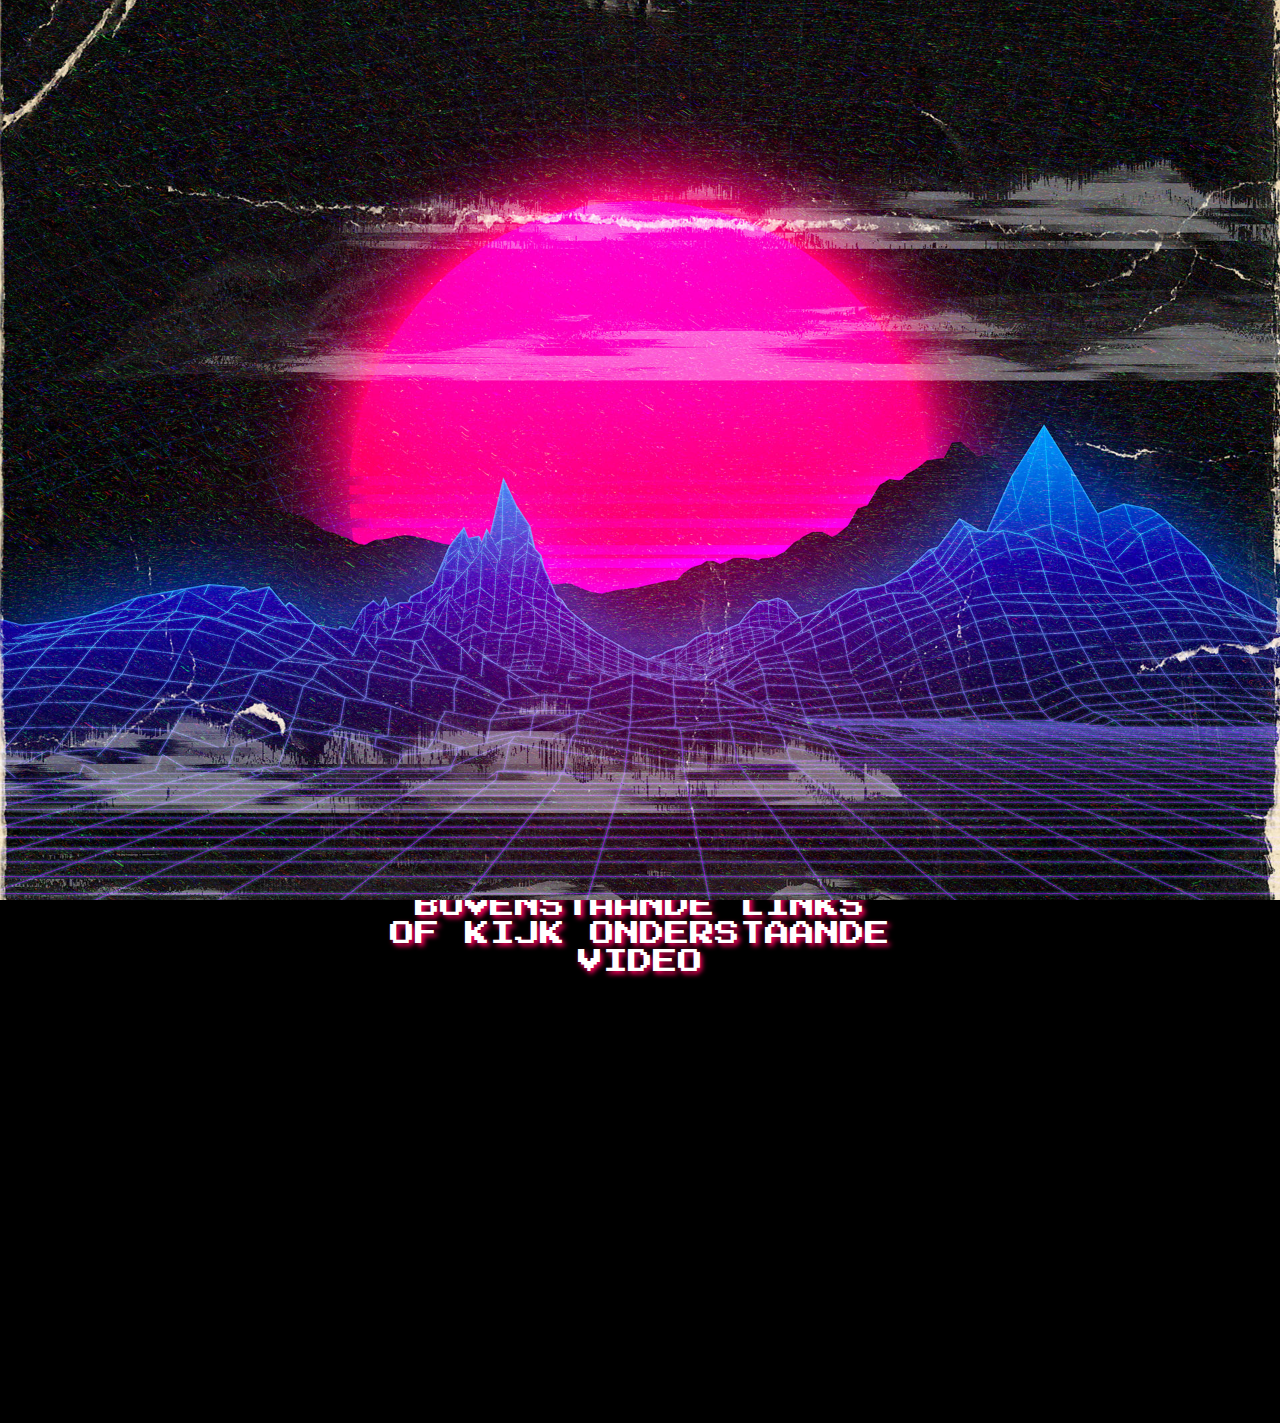
<file: index.html>
<!DOCTYPE html>
<html lang="en">

<head>
    <meta charset="UTF-8">
    <meta name="viewport" content="width=device-width, initial-scale=1.0">
    <title>Document</title>
    <link rel="stylesheet" href="css/reset.css">
    <link rel="stylesheet" href="css/style.css">
    <link rel="preconnect" href="https://fonts.gstatic.com">
    <link href="https://fonts.googleapis.com/css2?family=Press+Start+2P&display=swap" rel="stylesheet">                 
</head>
<body>
<header>
<div class="achtergrond">

</header>

<main>

 </div>
     <div class="tekstvlak">
<p1> WIL JIJ EEN EXCLUSIEF VOORPROEFJE ZIEN VAN HET 'BACK TO THE 80s MAGAZINE?'</p1></div>
<div class="lijn"></div>
<a href="backtothe80s.html"><p> BACK TO THE 80s?</p></a>
<h1>To the point</h1>
<a href="the80sin2021.html"><p>THE 80s IN 2021?</p></a>
<div class="lijn"></div>
<div class="tekstvlak">
<p1>KLINK DAN OP EEN VAN BOVENSTAANDE LINKS OF KIJK ONDERSTAANDE VIDEO</p1></div>
<div class="tekstvlak2">
<iframe width="560" height="315" src="https://www.youtube.com/embed/5xHYiflPGME" frameborder="0" allow="accelerometer; autoplay; clipboard-write; encrypted-media; gyroscope; picture-in-picture" allowfullscreen></iframe>
</div>
</main>
</body>
</html>
</file>
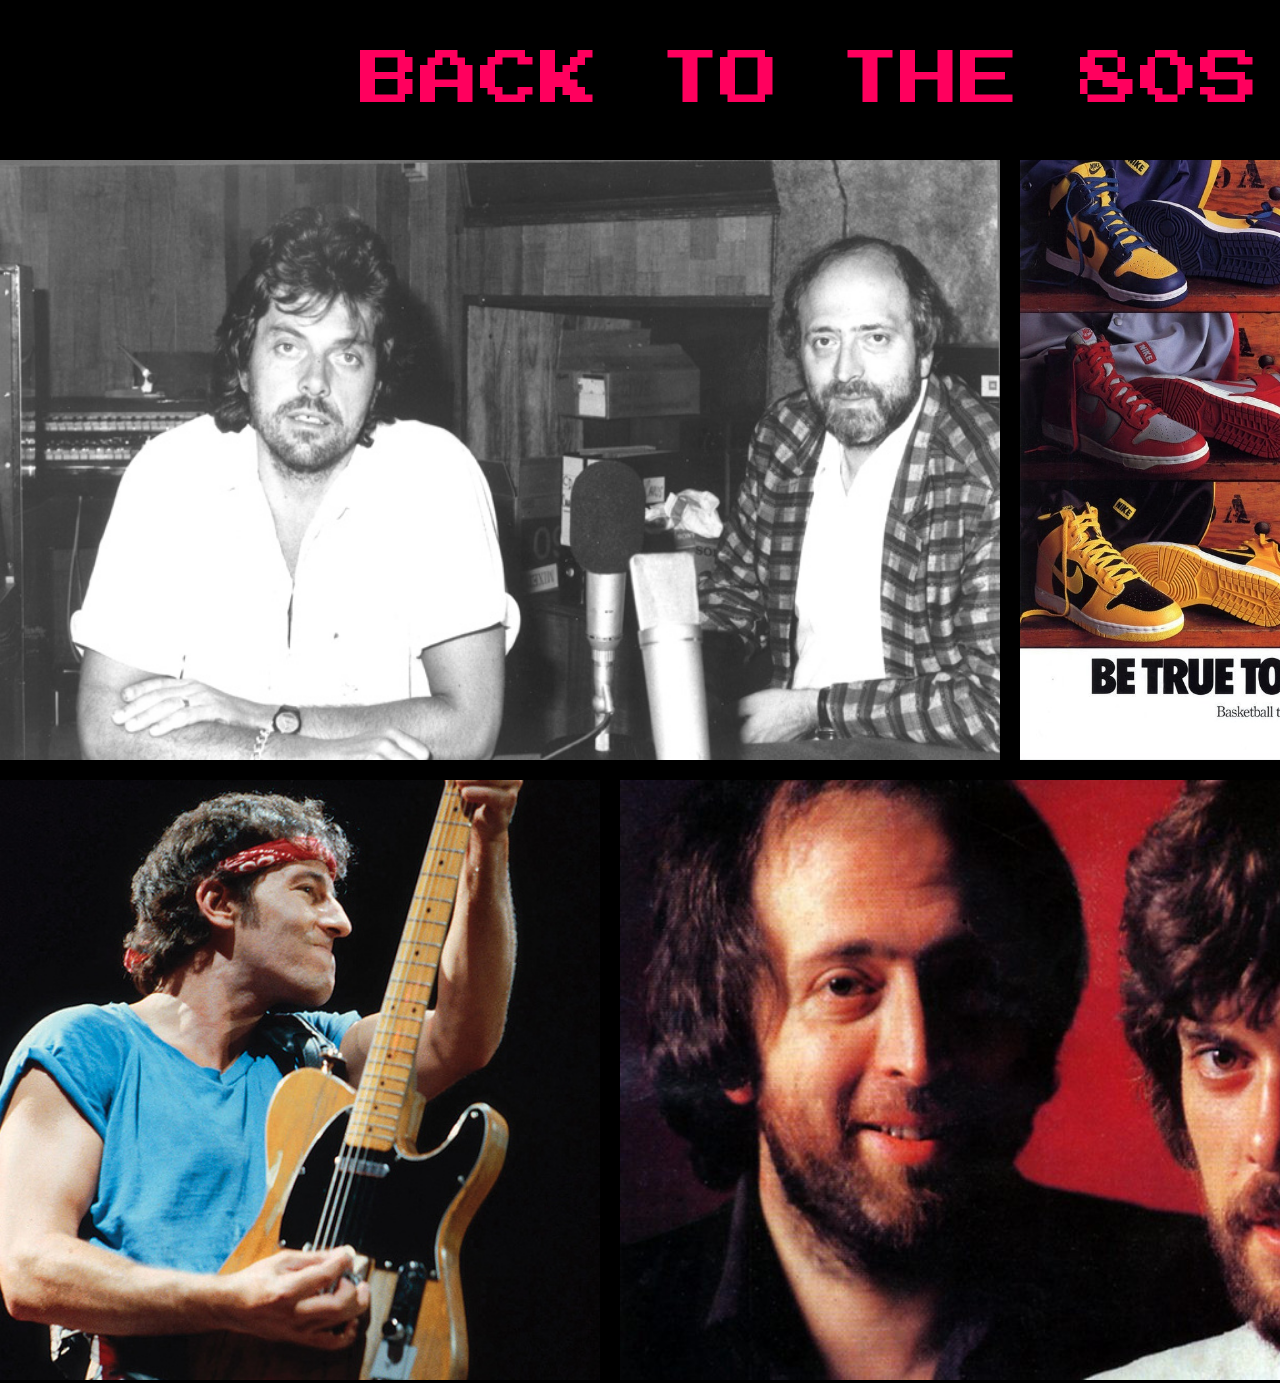
<file: backtothe80s.html>
<!DOCTYPE html>
<html lang="en">

<head>
    <meta charset="UTF-8">
    <meta name="viewport" content="width=device-width, initial-scale=1.0">
    <title>Document</title>
    <link rel="stylesheet" href="css/reset.css">
    <link rel="stylesheet" href="css/style.css">     
    <link rel="preconnect" href="https://fonts.gstatic.com">
    <link href="https://fonts.googleapis.com/css2?family=Press+Start+2P&display=swap" rel="stylesheet">           
</head>
<body>
<header>

</header>

<main>
    
    <div class="witvlak">
    <a href="index.html"><p>BACK TO THE 80S</p></a>
    
<img src="img/alanparsonsproject.jpg" alt="app" class="img1">
<img src="img/Nikedunks.jpg" alt="nike" class="img2">
<img src="img/brucespringsteen.jpg" alt="bruce" class="img3">
<img src="img/alanparsonsproject2.jpg" alt="app2" class="img4">
</div>
    
</main>
</body>
</html>
</file>
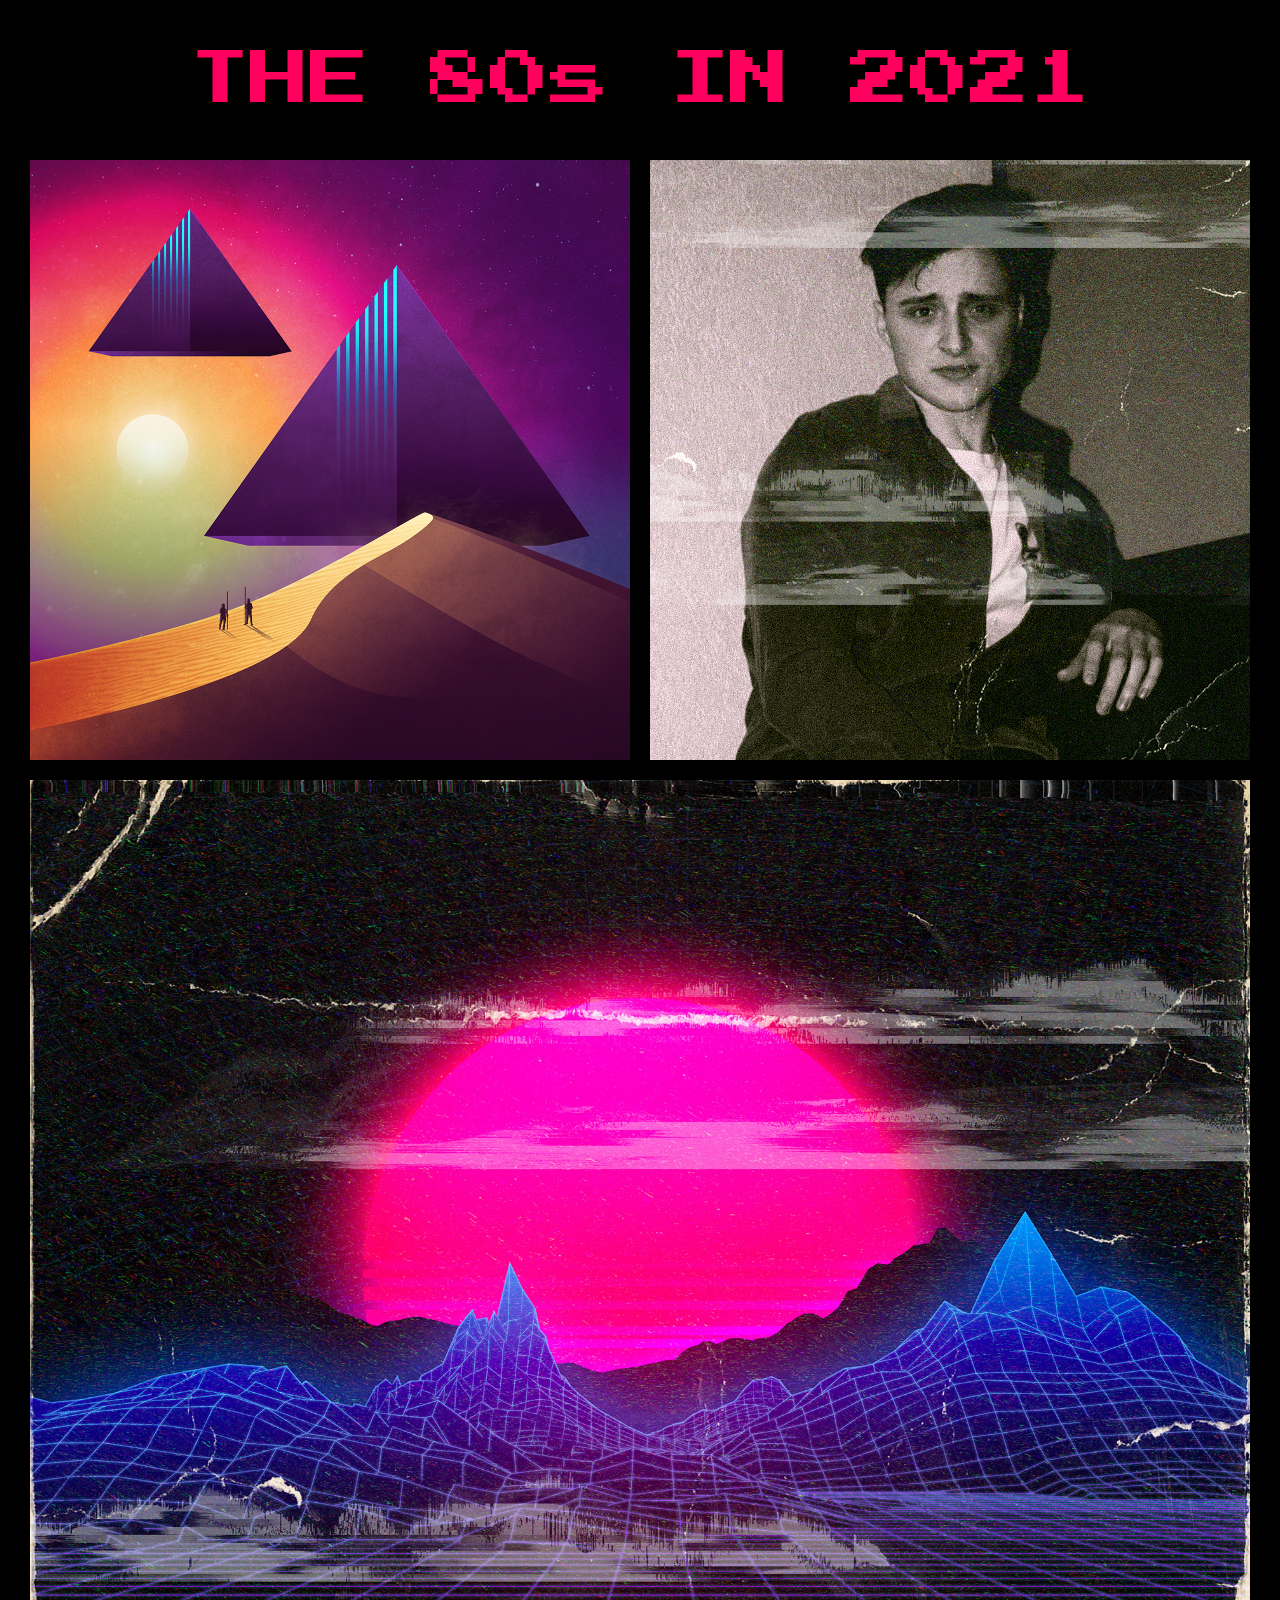
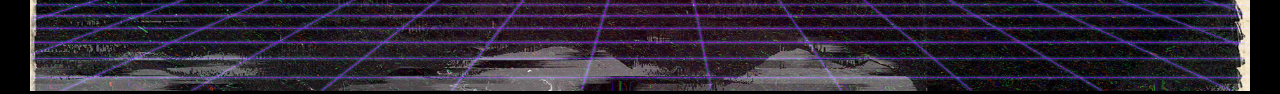
<file: the80sin2021.html>
<!DOCTYPE html>
<html lang="en">

<head>
    <meta charset="UTF-8">
    <meta name="viewport" content="width=device-width, initial-scale=1.0">
    <title>Document</title>
    <link rel="stylesheet" href="css/reset.css">
    <link rel="stylesheet" href="css/style.css">     
    <link rel="preconnect" href="https://fonts.gstatic.com">
    <link href="https://fonts.googleapis.com/css2?family=Press+Start+2P&display=swap" rel="stylesheet">           
</head>
<body>
<header>

</header>

<main>
    <div class="witvlak2">
        <a href="index.html"><p>THE 80s IN 2021</p></a>
        
<img src="img/graphic.jpg" alt="graphic" class="img5">
<img src="img/cas met ruis.jpg" alt="cas" class="img6">
<img src="img/landschapslide.jpg" alt="landschap" class="img7">
    
</main>
</body>
</html>
</file>
<file: css/style.css>
.achtergrond {
    background-image: url(../img/landschapslide.jpg);
    background-position: center;
    background-size: cover;
    width: 100vw;
    height: 100vh;
    position: absolute;
} 

@keyframes slideInFromLeft {
    0% {
      transform: translateY(0%);
    }
    100% {
      transform: translateY(-100%);
    }
  }
  
  .achtergrond {  
  
    /* animation: 5s ease-out 2s none slideInFromLeft;  */
    animation-duration: 5s;
    animation-delay: 2s;
    animation-name: slideInFromLeft;
    animation-iteration-count: none;
    animation-fill-mode: forwards;
  }
  
 h1 {
    font-family: thunderstorm;
    text-align: center;
    font-size: 15em;
    color: white;
    text-shadow: 0.1em 0.1em 0.2em #ff005e;
 }

 p {
    font-family: 'Press Start 2P', cursive;
    text-align: center;
    font-size: 60px;
    color: #ff005e;
    padding-top: auto;
    margin-top: 50px;
    margin-bottom: 50px;
 }

 p:hover {
 color: white;
 }
  .achtergrondkleur {

  width: 100vw;
  height: 100vh;
  background-color: #ff005e;


  }

  body {
      background-color: black;
  }

  a {
    text-decoration: none;
  }
a:hover {
    background-color: white;
}
 
.witvlak {
  width: 1620px;
  margin: 0 auto;
 position: relative;

}
.img1 {
  float: left;
  width: 1000px;
  height: 600px;
  margin-right: 20px;
  margin-bottom: 20px;
}
.img2 {
  width: 600px;
  height: 600px;
  margin-bottom: 20px;
  float: right;
}
.img3{
  width: 600px;
  height: 600px;
}

.img4 {
  float: right;
  width: 1000px;
  height: 600px;
}
.witvlak2 {
  width: 1220px;
  margin: 0 auto;
  position: relative;
}
.img5 {
  float: left;
  width: 600px;
  height: 600px;
  margin-bottom: 20px;
  margin-right: 20px;
}

.img6 {
  float: right;
  width: 600px;
  height: 600px;
  margin-bottom: 20px;

}

.img7 {
  width: 1220px;
}

.tekstvlak {
  width: 500px;
  height: 120px;
  color: red;
  text-align: center;
  margin: 0 auto;
  margin-bottom: 50px;
  padding-top: 30px;
  padding-bottom: 20px;
}
p1 {
  font-family: 'Press Start 2P', cursive;
  color: white;
  font-size: 25px;
  text-align: center;
  margin: 0 auto;
  text-shadow: 0.1em 0.1em 0.2em #ff005e;
}
.lijn {
  height: 10px;
  width: 100vw;
  background-color: white;
  margin-bottom: 35px;
  margin-top: 35px;}

  .tekstvlak2 {
    text-align: center;
    margin: 0 auto;
    margin-bottom: 50px;
    position: relative;
  }
</file>
